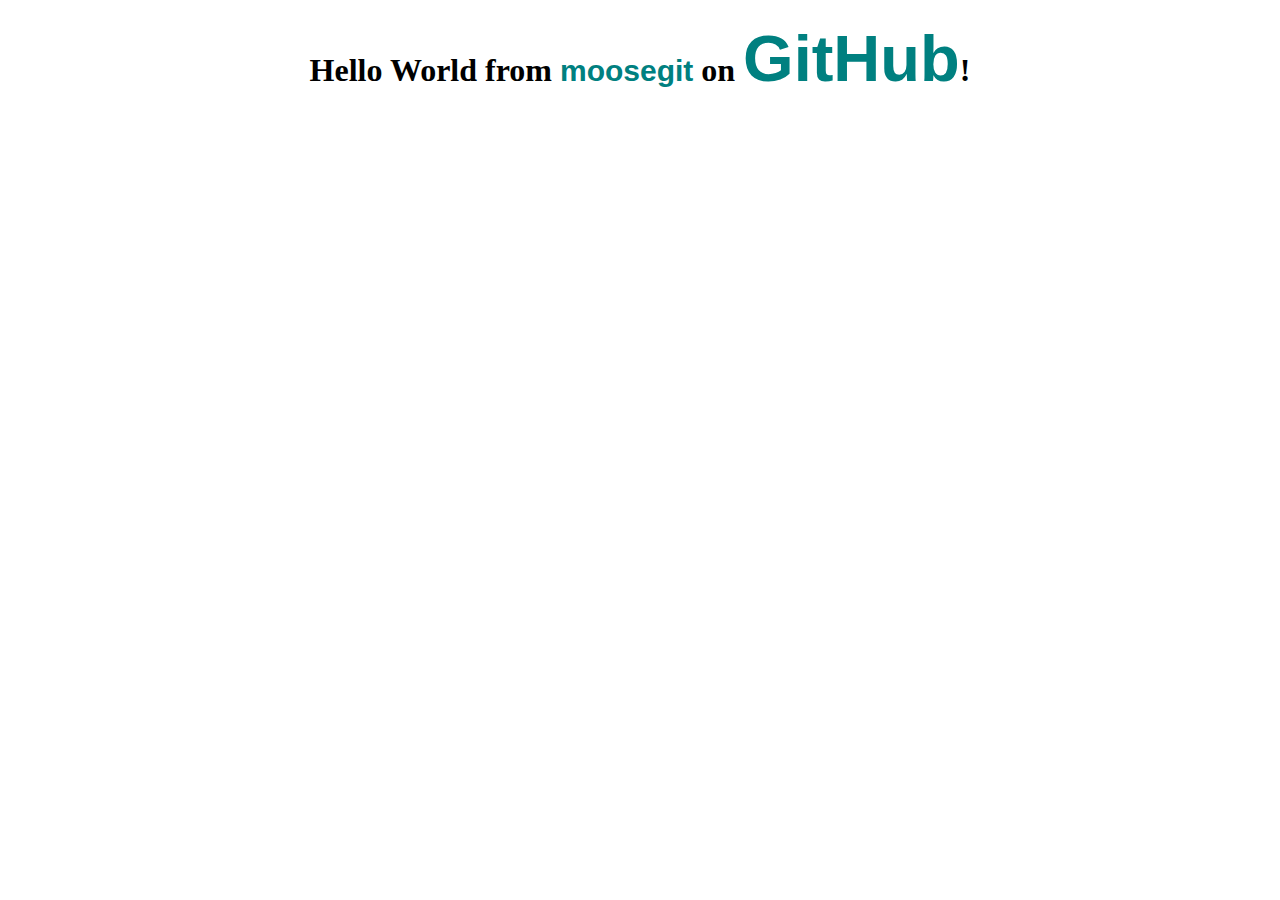
<file: index.html>
<!DOCTYPE html>
<html>
  <head>
    <meta charset="utf-8">
    <link href="./resources/css/style.css" type="text/css" rel="stylesheet">
    <title>Hello World</title>
  </head>
  <body>
    <div class="header">
      <h1>Hello World from <span class="moosegit">moosegit</span> on <span class="github">GitHub</span>!</h1>
    </div>
  </body>
</html>
</file>
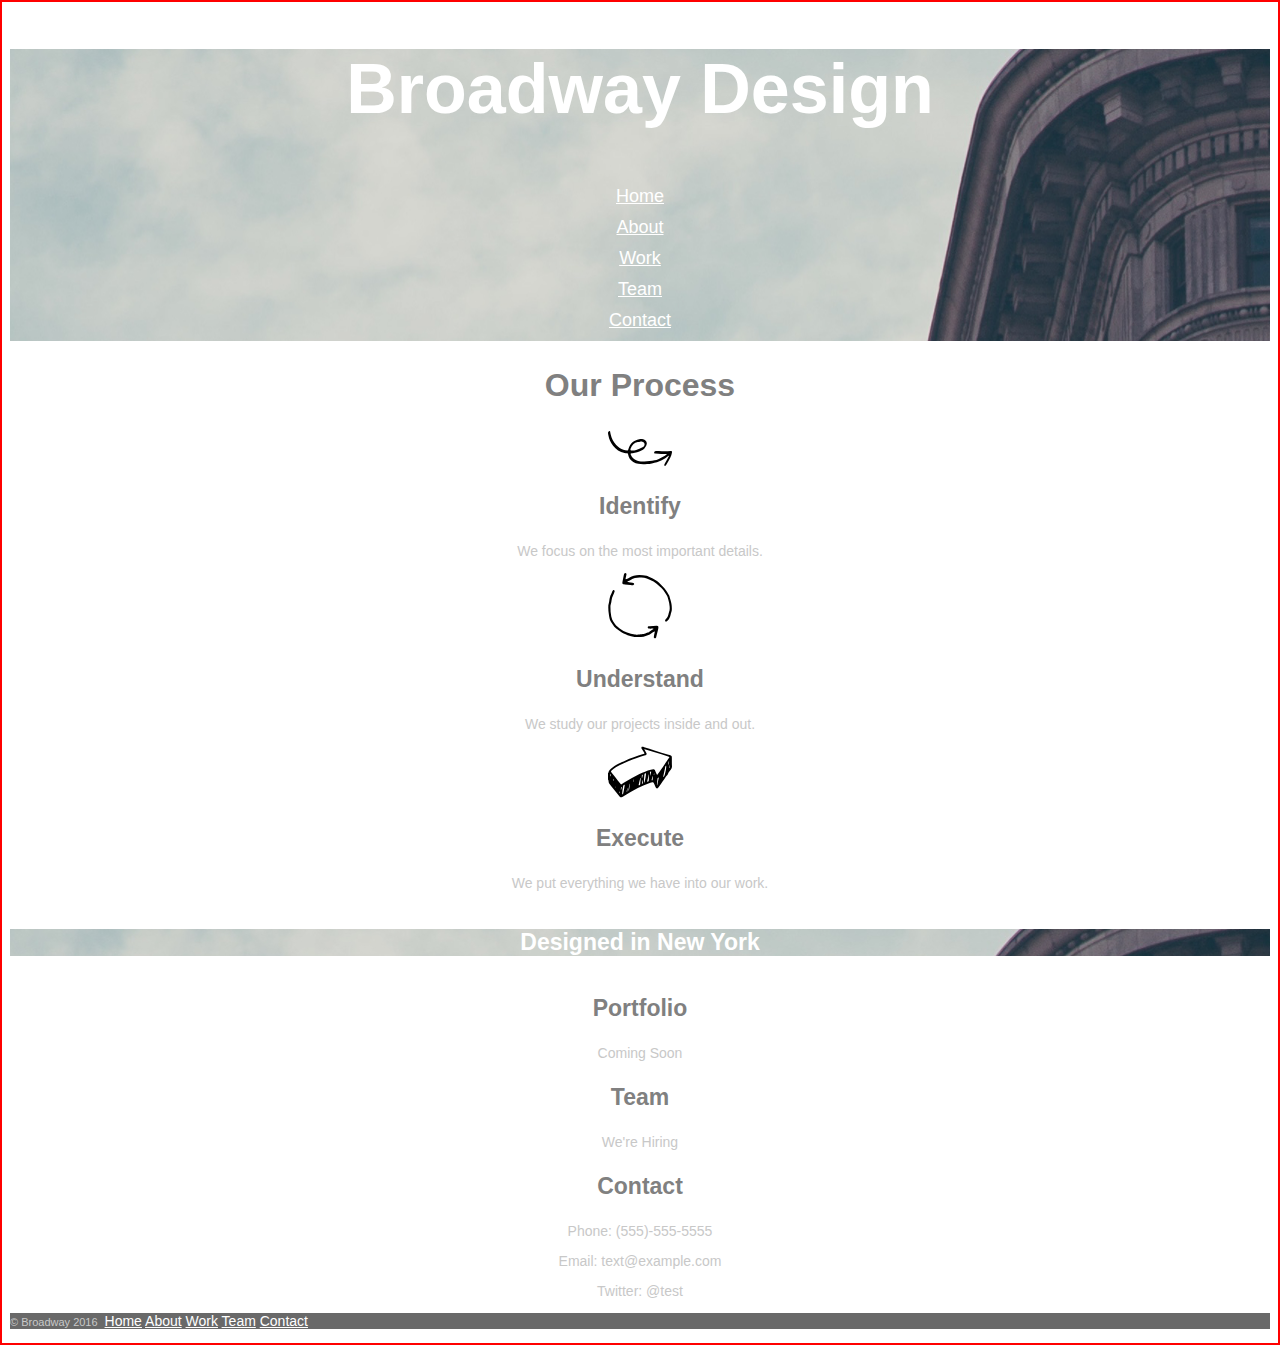
<file: Broadway/index.html>
<!DOCTYPE html>
<html>
  <!-- Broadway Design - index.html -->
  <head>
    <link href="./resources/css/style.css" type="text/css" rel="stylesheet">
    <meta charset="utf-8">
    <style type="text/css"> .nobull { list-style-type: none; } </style>
    <title>Broadway Design</title>
  </head>
  <body>
    <!--Page heading-->
    <div id="top-header">
      <h1 class="h1-background">Broadway Design</h1>
        <ul class="nobull">
          <li><a href="#index.html">Home</a></li>
          <li><a href="#index.html">About</a></li>
          <li><a href="#index.html">Work</a></li>
          <li><a href="#index.html">Team</a></li>
          <li><a href="#index.html">Contact</a></li>
        </ul>
    </div>

    <!--Center page content-->
    <h2>Our Process</h2>
      <img src="./resources/images/identify.svg">
    <h3>Identify</h3>
      <p>We focus on the most important details.</p>
      <img src="./resources/images/understand.svg">
    <h3>Understand</h3>
      <p>We study our projects inside and out.</p>
      <img src="./resources/images/execute.svg">
    <h3>Execute</h3>
      <p>We put everything we have into our work.</p>

    <!--Bottom section content-->
    <div id="bottom-header">
      <h5 class="h5-background">Designed in New York</h5>
    </div>
      <h3>Portfolio</h3>
        <p>Coming Soon</p>
      <h3>Team</h3>
        <p>We're Hiring</p>
      <h3>Contact</h3>
        <p>Phone: (555)-555-5555</p>
        <p>Email: text&#64;example.com</p>
        <p>Twitter: &#64;test</p>

    <!--Footer content-->
    <div id="footer">
      <nav class="footer-list">
        <p><span class="copyright">&copy;&nbsp;Broadway 2016&nbsp;</span>
          <a href="#index.html">Home</a>
          <a href="#index.html">About</a>
          <a href="#index.html">Work</a>
          <a href="#index.html">Team</a>
          <a href="#index.html">Contact</a>
        </p>
      </nav>
    </div>

  </body>
</html>
</file>
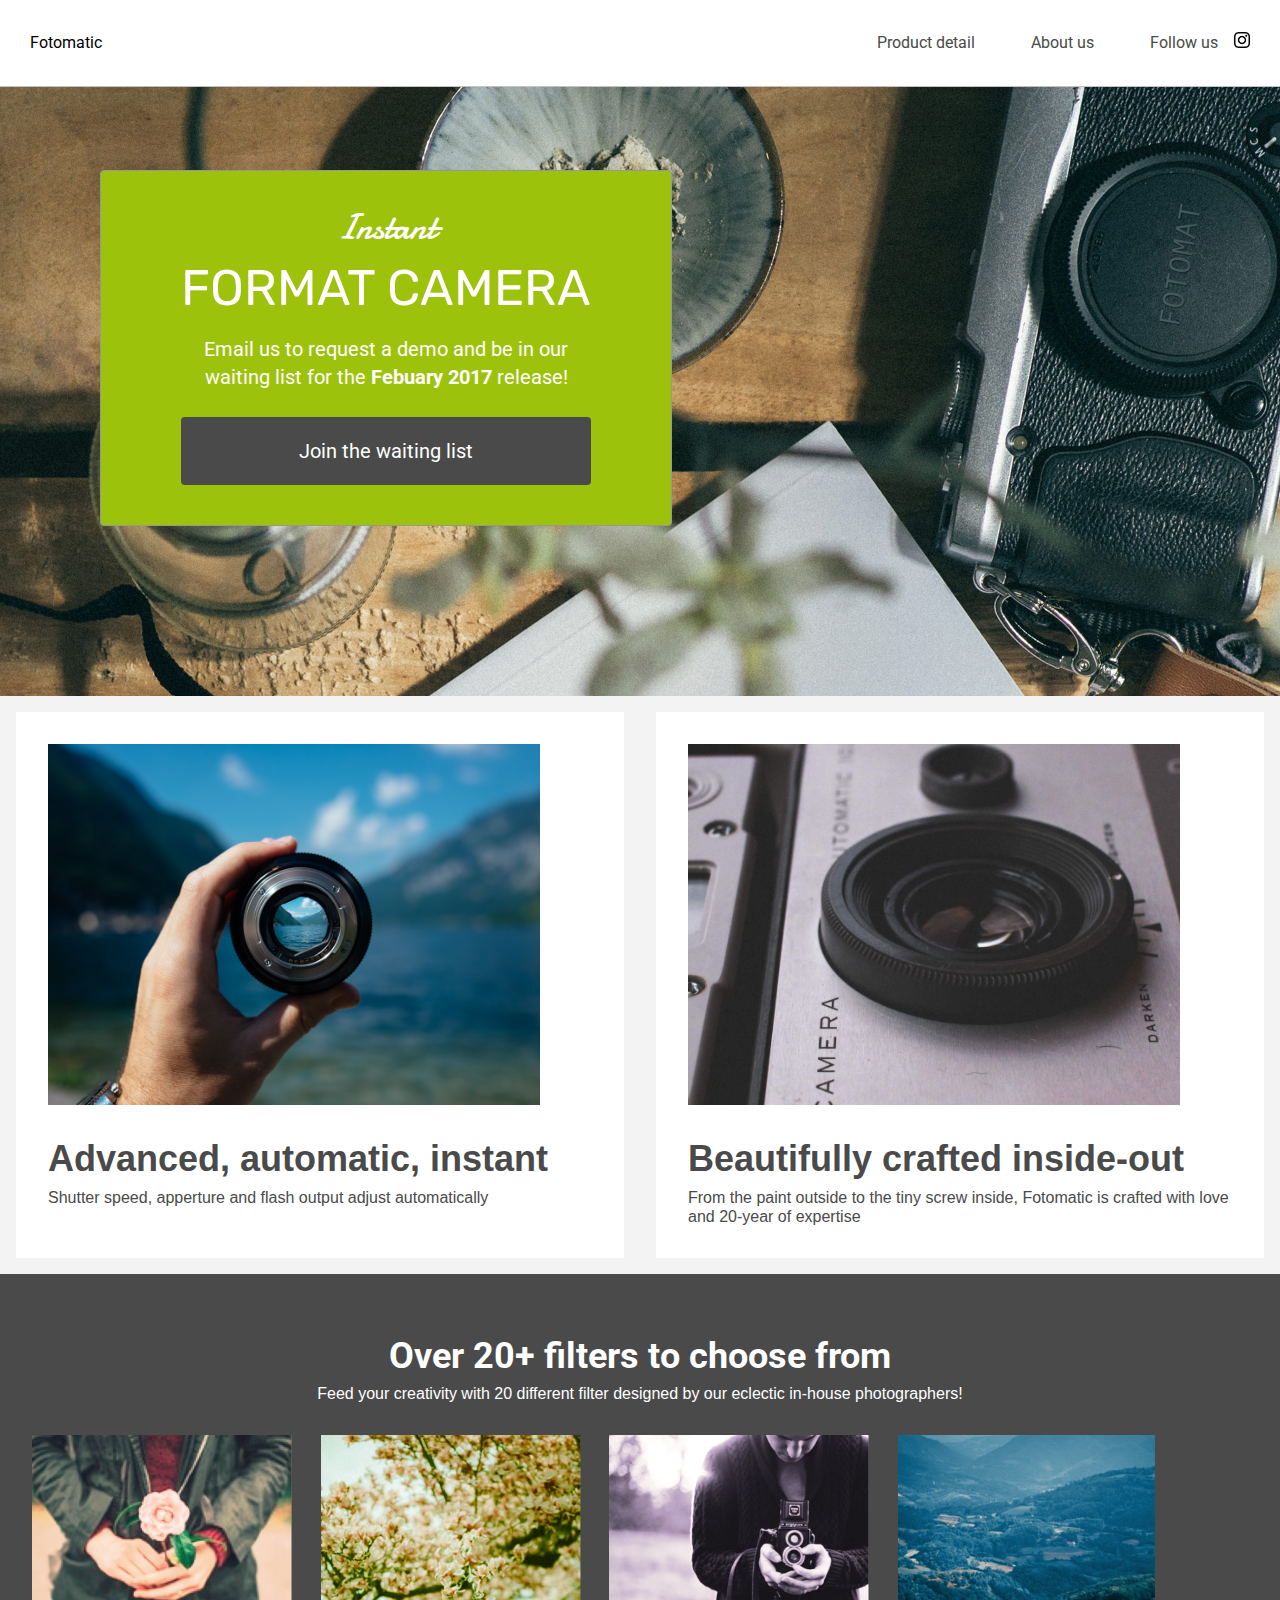
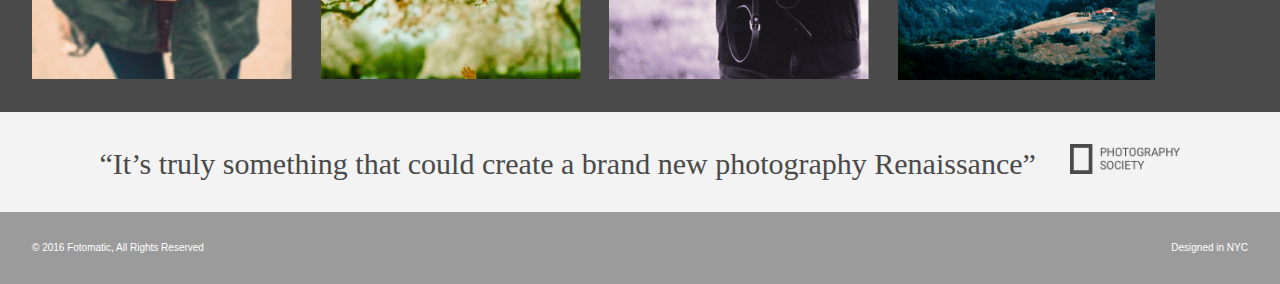
<file: Fotomatic/index.html>
<!DOCTYPE html>
<html><!--Fotomatic, index.html-->
  <head>
    <link href="https://fonts.googleapis.com/css?family=Damion" rel="stylesheet">
    <link href="https://fonts.googleapis.com/css?family=Rubik" rel="stylesheet">
    <link href="https://fonts.googleapis.com/css?family=Roboto:300,400,600,700" rel="stylesheet">
    <link href="./resources/css/reset.css" rel="stylesheet" type="text/css">
    <link href="./resources/css/style.css" rel="stylesheet" type="text/css">
  </head>
  <title>Fotomatic</title>
<body>
  <!-- Header -->
  <header class="header">
    <div class="content">
      <a href="index.html" class="desktop logo">Fotomatic</a>
      <nav class="desktop">
        <ul>
          <li><a href="#">Product detail</a></li>
          <li><a href="#">About us</a></li>
          <li><a href="https://www.instagram.com/" target="_blank">Follow us <img class="icon" src="./resources/images/instagram.png"></a></li>
        </ul>
      </nav>
      <nav class="mobile">
        <ul>
          <li><a href="#"><img src="./resources/images/ic-logo.svg" alt="ic-logo"></a></li>
          <li><a href="#"><img src="./resources/images/ic-product-detail.svg" alt="ic-product-detail"></a></li>
          <li><a href="#"><img src="./resources/images/ic-about-us.svg" alt="ic-about-us"></a></li>
          <li><a href="#" class="button">Join us</a></li>
        </ul>
      </nav>
    </div>
  </header>

  <!-- Main Content -->
  <div class="main-content">

    <!-- Sign Up Section -->
    <div id="sign-up-section" class="banner">
      <div id="sign-up-cta">
        <div class="content center">
            <div class="header">
              <h2 class="cursive">Instant</h2>
              <h1 class="striking">FORMAT CAMERA</h1>
            </div>
            <div class="email">
              <span>
                Email us to request a demo and be in our waiting list for the <strong>Febuary 2017</strong> release!
              </span>
              <div class="button">Join the waiting list</div>
            </div>
        </div>
      </div>
    </div>

  <!-- Features Section -->
  <div id="features-section">
    <div class="feature">
      <div class="center">
        <div class="image-container">
          <img src="./resources/images/feature-1.png">
        </div>
        <div class="content">
          <h2>Advanced, automatic, instant</h2>
          <h3>Shutter speed, apperture and flash output adjust automatically</h3>
        </div>
      </div>
    </div>
    <div class="feature">
      <div class="center">
        <div class="image-container">
          <img src="./resources/images/feature-2.png">
        </div>
        <div class="content">
          <h2>Beautifully crafted inside-out</h2>
          <h3>From the paint outside to the tiny screw inside, Fotomatic is crafted with love and 20-year of expertise</h3>
        </div>
      </div>
    </div>
  </div>

  <!-- Filters Section -->
  <div id="filters-section">
    <div class="content center">
      <h2>Over 20+ filters to choose from</h2>
      <h3>Feed your creativity with 20 different filter designed by our eclectic in-house photographers!</h3>
    </div>

    <div class="images-container">
      <div class="image-container filter">
        <img src="./resources/images/filter-1.png">
      </div>
      <div class="image-container filter">
        <img src="./resources/images/filter-2.png">
      </div>
      <div class="image-container filter">
        <img src="./resources/images/filter-3.png">
      </div>
      <div class="image-container extra">
        <img src="./resources/images/filter-4.png">
      </div>
    </div><!--images-container-->

  </div>

  <!-- Quotes Section -->
  <div id="quotes-section">
    <div class="content center">
      <span class="quote">“It’s truly something that could create a brand new photography Renaissance”</span>
      <img class="quote-citation" src="./resources/images/photography-logo.png">
    </div>
  </div>

  <!-- Footer -->
  <footer>
    <div class="content">
      <span class="copyright">© 2016  Fotomatic, All Rights Reserved</span>
      <span class="location">Designed in NYC</span>
    </div>
  </footer>

  </div><!-- Main Content -->
</body>
</html>
</file>
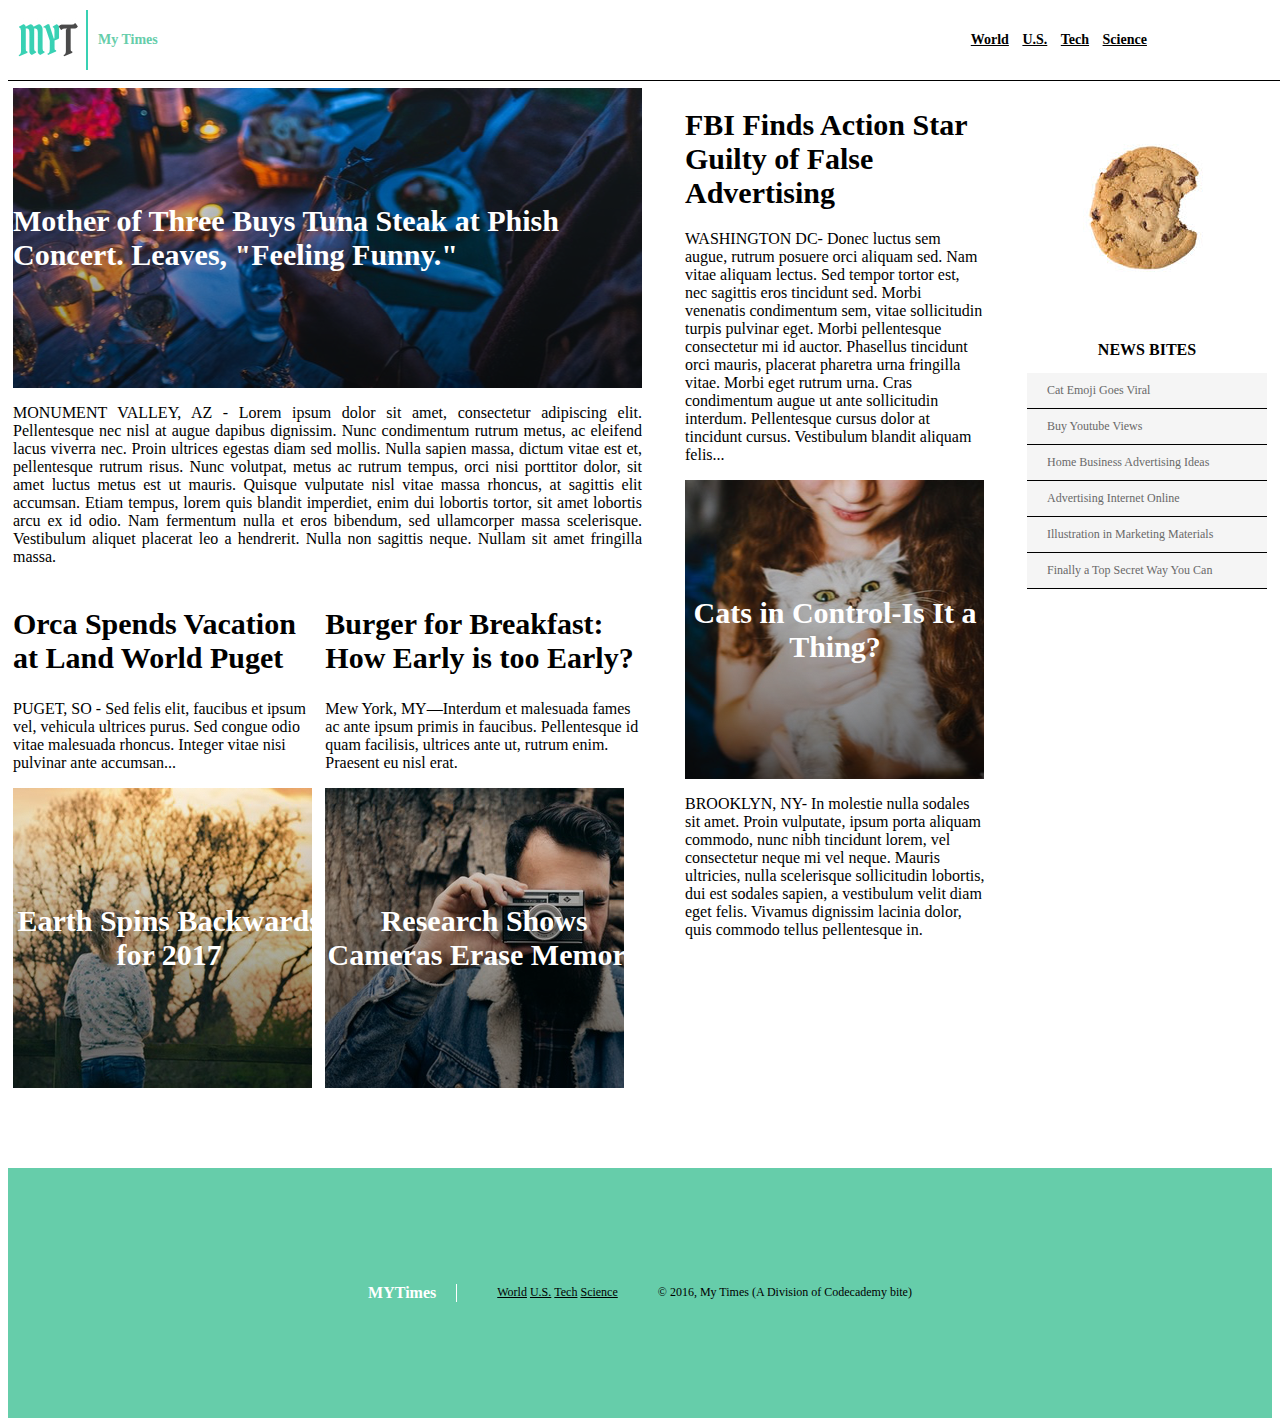
<file: MyTimes/index.html>
<!doctype html> <!--My Times Project-->
<html>
<head>
  <meta charset="utf-8">
  <title>My Times</title>
  <link href="./resources/css/style.css" rel="stylesheet" type='text/css'>
</head>
<body>
  <!--Header Section-->
  <div class="header">
    <div id="logo">
    <img src="./images/img-myt-logo.jpg" alt="My Times logo">
    <p id="mytimes">My Times</p>
  </div>
    <ul>
      <li><span><a href="#world">World</a></span></li>
      <li><span><a href="#us">U.S.</a></span></li>
      <li><span><a href="#tech">Tech</a></span></li>
      <li><span><a href="#science">Science</a></span></li>
    </ul>
  </div>


  <div class="container">
    <div class="large">

      <div class="top">
        <div id="main-story">
          <h1 id='mother'>Mother of Three Buys Tuna Steak at Phish Concert. Leaves, "Feeling Funny."</h1>
        </div>
          <p id="monument">MONUMENT VALLEY, AZ - Lorem ipsum dolor sit amet, consectetur adipiscing elit. Pellentesque nec nisl at augue dapibus dignissim. Nunc condimentum rutrum metus, ac eleifend lacus viverra nec. Proin ultrices egestas diam sed mollis. Nulla sapien massa, dictum vitae est et, pellentesque rutrum risus. Nunc volutpat, metus ac rutrum tempus, orci nisi porttitor dolor, sit amet luctus metus est ut mauris. Quisque vulputate nisl vitae massa rhoncus, at sagittis elit accumsan. Etiam tempus, lorem quis blandit imperdiet, enim dui lobortis tortor, sit amet lobortis arcu ex id odio. Nam fermentum nulla et eros bibendum, sed ullamcorper massa scelerisque. Vestibulum aliquet placerat leo a hendrerit. Nulla non sagittis neque. Nullam sit amet fringilla massa.</p>
      </div> <!--top-->


      <div class="bottom">

        <div class="left">
          <h2 id="orca">Orca Spends Vacation at Land World Puget</h2>
          <p>PUGET, SO - Sed felis elit, faucibus et ipsum vel, vehicula ultrices purus. Sed congue odio vitae malesuada rhoncus. Integer vitae nisi pulvinar ante accumsan...</p>
          <div id="fall">
            <h3>Earth Spins Backwards for 2017</h3>
          </div>
        </div> <!--left-->

        <div class="right">
          <h2 id="burger">Burger for Breakfast: How Early is too Early?</h2>
          <p>Mew York, MY—Interdum et malesuada fames ac ante ipsum primis in faucibus. Pellentesque id quam facilisis, ultrices ante ut, rutrum enim. Praesent eu nisl erat.</p>
          <div id="camera">
            <h3>Research Shows Cameras Erase Memory</h3>
          </div>
        </div> <!--right-->
     </div> <!--bottom-->
   </div><!--large-->



      <div class="medium">
        <div id="fbi">
          <h1>FBI Finds Action Star Guilty of False Advertising</h1>
          <p>WASHINGTON DC- Donec luctus sem augue, rutrum posuere orci aliquam sed. Nam vitae aliquam lectus. Sed tempor tortor est, nec sagittis eros tincidunt sed. Morbi venenatis condimentum sem, vitae sollicitudin turpis pulvinar eget. Morbi pellentesque consectetur mi id auctor. Phasellus tincidunt orci mauris, placerat pharetra urna fringilla vitae. Morbi eget rutrum urna. Cras condimentum augue ut ante sollicitudin interdum. Pellentesque cursus dolor at tincidunt cursus. Vestibulum blandit aliquam felis...</p>
        </div>
        <div class="cats">
          <h3>Cats in Control-Is It a Thing?</h3>
        </div>
          <p>BROOKLYN, NY- In molestie nulla sodales sit amet. Proin vulputate, ipsum porta aliquam commodo, nunc nibh tincidunt lorem, vel consectetur neque mi vel neque. Mauris ultricies, nulla scelerisque sollicitudin lobortis, dui est sodales sapien, a vestibulum velit diam eget felis. Vivamus dignissim lacinia dolor, quis commodo tellus pellentesque in.</p>
      </div> <!--medium-->


    <div class="small">
      <img src="images/img-news-bite.png" alt="News Bites">
      <h2 id="newsbites">NEWS BITES</h2>
      <div class="biteslist">
        <p>Cat Emoji Goes Viral</p>
        <p>Buy Youtube Views</p>
        <p>Home Business Advertising Ideas</p>
        <p>Advertising Internet Online</p>
        <p>Illustration in Marketing Materials</p>
        <p>Finally a Top Secret Way You Can</p>
      </div>
    </div> <!--small-->

</div><!--container-->

  <!--Footer Section-->
    <div class="footer">
      <p id="title">MYTimes</p>
      <ul class="navigation2">
        <li><span><a href="#world">World</a></span></li>
        <li><span><a href="#us">U.S.</a></span></li>
        <li><span><a href="#tech">Tech</a></span></li>
        <li><span><a href="#science">Science</a></span></li>
      </ul>

    <div class="copy">
      <ul>
        <li>&copy 2016, My Times (A Division of Codecademy bite)</li>
      </ul>
    </div>
  </div>
</body>
</html>
</file>
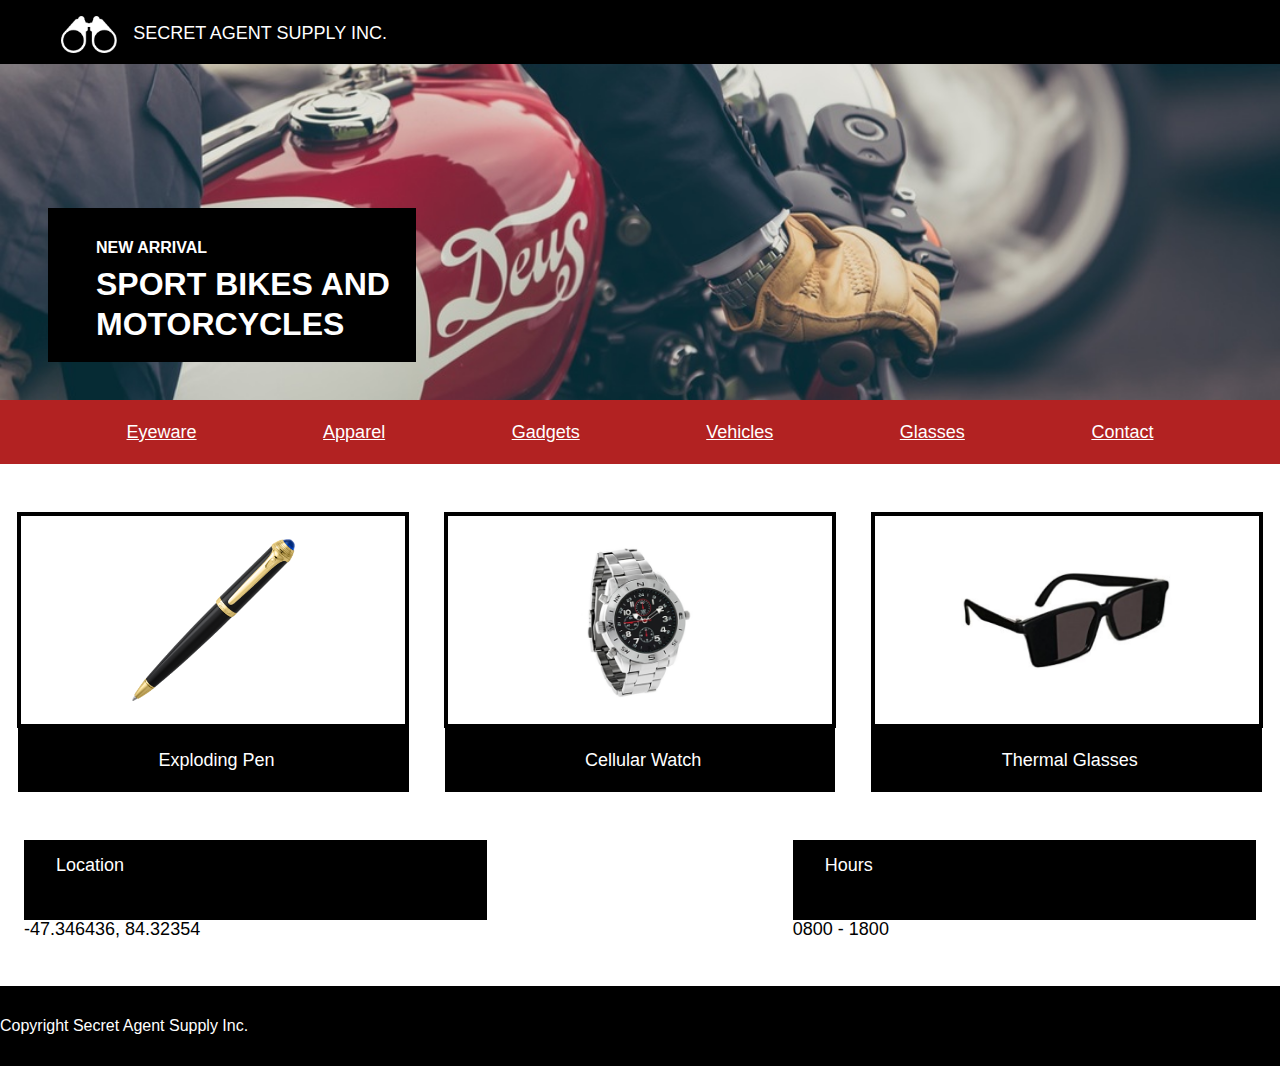
<file: SecretAgentSupply/index.html>
<!DOCTYPE html>
<html>
  <head>
    <meta charset="utf-8">
    <link href="./resources/css/reset.css" rel="stylesheet" type="text/css">
    <link href="./resources/css/style.css" rel="stylesheet" type="text/css">
    <title>Secret Agent Supply</title>
  </head>
  <body>

      <div class="header">
        <div class="logo">
          <img src="./resources/images/logo.png" alt="Logo">
        </div>
        <div class="heading">
          <h6>SECRET AGENT SUPPLY INC.</h6>
        </div>
      </div><!--header-->

    <div class="top-container">

      <div class="top-background">
        <div class="headline">
          <h6>NEW ARRIVAL</h6>
          <div class="headline2">
            <h6>SPORT BIKES AND MOTORCYCLES</h6>
          </div>
        </div>

        <nav class="menu-desktop">
          <span><a href="#eyeware">Eyeware</a></span>
          <span><a href="#apparel">Apparel</a></span>
          <span><a href="#gadgets">Gadgets</a></span>
          <span><a href="#vehicles">Vehicles</a></span>
          <span><a href="#glasses">Glasses</a></span>
          <span><a href="#contact">Contact</a></span>
        </nav>

        <nav class="menu-tablet">
          <a href="#Menu">Menu</a>
        </nav>
      </div><!--top-background-->

    </div><!--top-container-->


      <!--Store Products, Images-->

      <div class="container">
        <div class="store">
          <div class="product pen">
            <img src="./resources/images/pen.png" width="163" height="162" alt="Exploding Pen">
          </div>
          <div class="product watch">
            <img src="./resources/images/watch.png" width="163" height="162" lt="Cellular Watch">
          </div>
          <div class="product glasses">
            <img src="./resources/images/glasses.png" width="213" height="100" alt="Thermal Glasses">
          </div>
        </div><!--store-->

            <div class="labels">
              <div class="label l-pen">
                <span>Exploding Pen</span>
              </div>
              <div class="label l-watch">
                <span>Cellular Watch</span>
              </div>
              <div class="label l-glasses">
                <span>Thermal Glasses</span>
              </div>
            </div><!--labels-->

        <div class="store-info container">

          <div class="location">
            <h4>Location</h4>
          </div>
          <div class="hour">
            <h4>Hours</h4>
          </div>

          <div class="value1">
            <p>-47.346436, 84.32354</p>
          </div>
          <div class="value2">
            <p>0800 - 1800</p>
          </div>

        </div><!--store-info-->
      </div><!--container-->

        <footer>
          <div class="footer">
            <h5>Copyright Secret Agent Supply Inc.</h5>
          </div>
        </footer>


  </body>
</html>
</file>
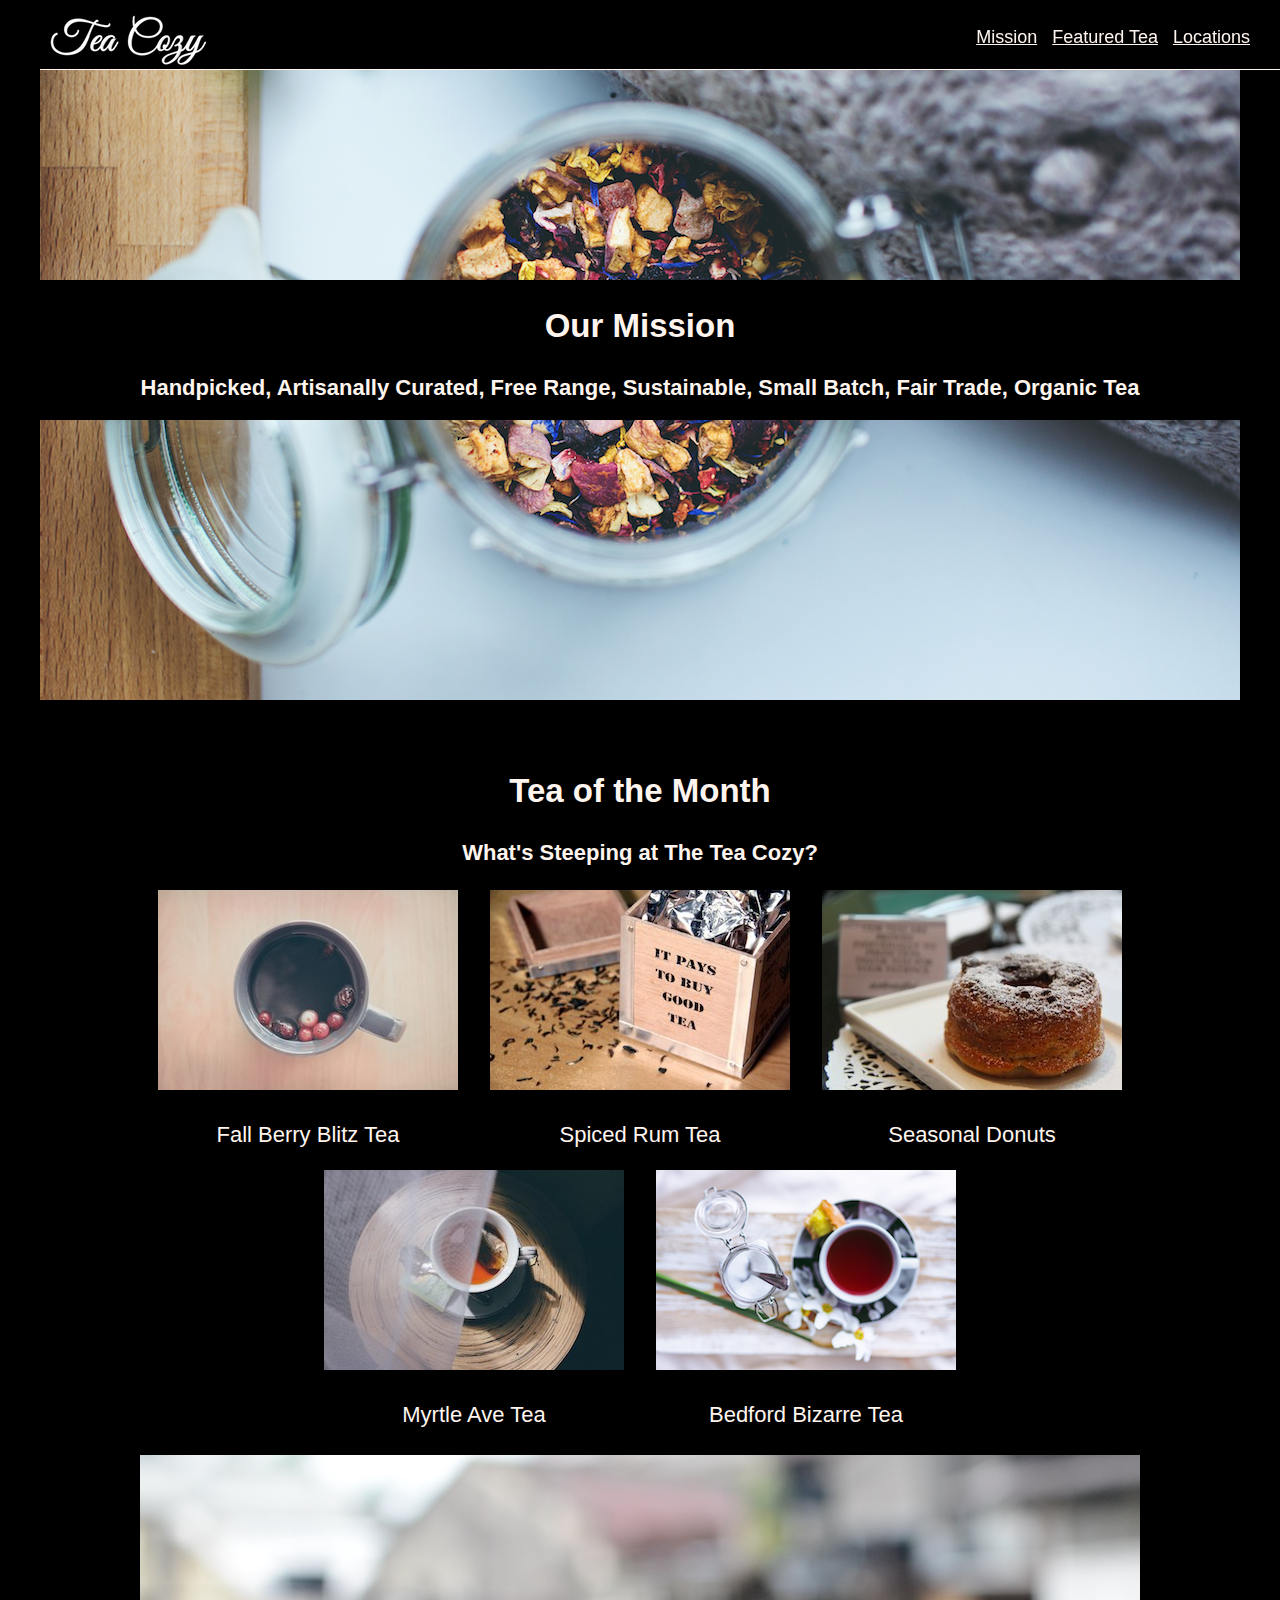
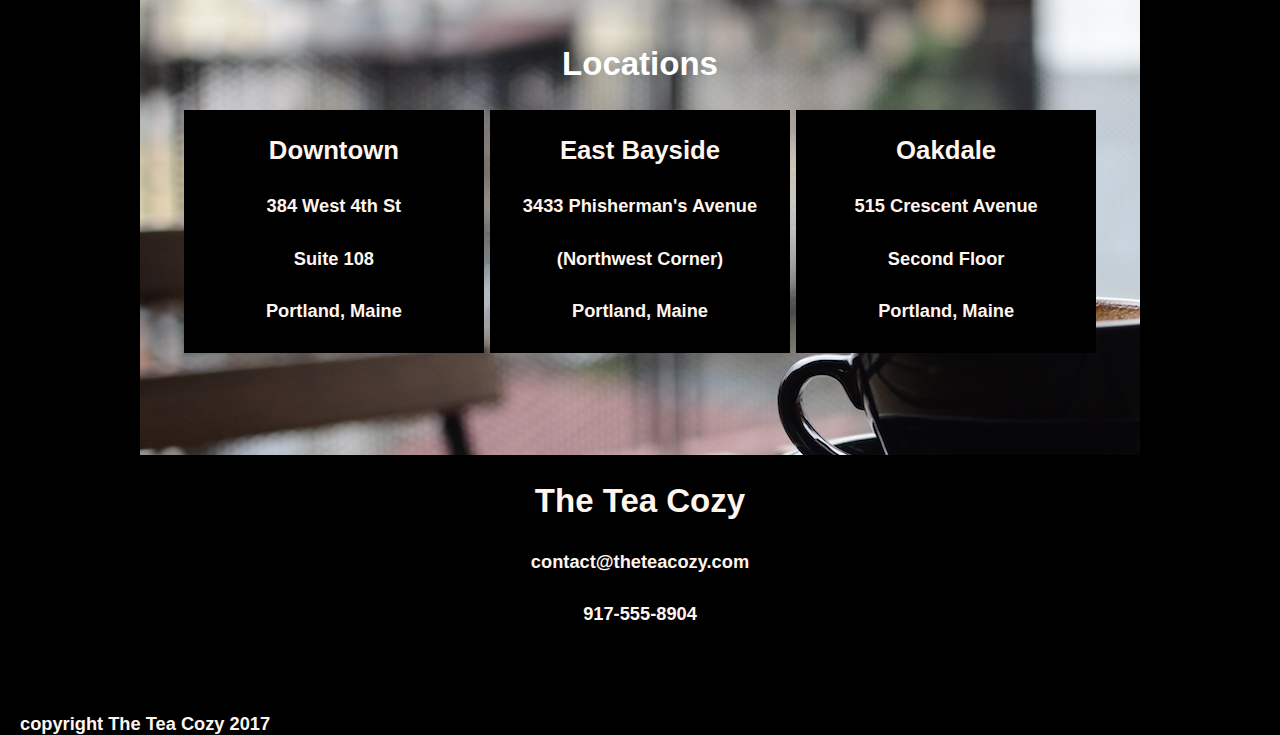
<file: TeaCozy/index.html>
<!DOCTYPE html>
<html><!--Tea Cozy-->
  <head>
    <link href="./resources/css/style.css" type="text/css" rel="stylesheet">
    <meta charset="utf-8">
    <title>Tea Cozy</title>
  </head>
  <body>

      <!--Header Section-->
      <div class="header">
  	     <div class="teacozy">
           <img src="./resources/images/img-tea-cozy-logo.png" alt="Tea Cozy">
           <div class="menu">
             <span><a href="#mission">Mission</a></span>&nbsp;&nbsp;&nbsp;
             <span><a href="#store">Featured Tea</a></span>&nbsp;&nbsp;&nbsp;
             <span><a href="#locations">Locations</a></span>
           </div>
        </div>
      </div>

      <!--Top Section-->
      <div id="mission">
        <div class="our-mission">
          <h2>Our Mission</h2>
          <h4>Handpicked, Artisanally Curated, Free Range, Sustainable, Small Batch, Fair Trade, Organic Tea</h4>
        </div>
      </div><!--mission-->

      <!--Middle Section-->
      <div id="store">
          <h2>Tea of the Month</h2>
          <h4>What's Steeping at The Tea Cozy?</h4>
        <div class="tea">
          <div class="current-product">
            <img src="./resources/images/img-berryblitz.jpg" alt="Fall Berry Blitz Tea">
            <p class="lable">Fall Berry Blitz Tea</p>
          </div>
          <div class="current-product">
            <img src="./resources/images/img-spiced-rum.jpg" alt="Spiced Rum Tea">
            <p class="lable">Spiced Rum Tea</p>
          </div>
          <div class="current-product">
            <img src="./resources/images/img-donut.jpg" alt="Seasonal Donuts">
            <p class="lable">Seasonal Donuts</p>
          </div>
          <div class="current-product">
            <img src="./resources/images/img-myrtle-ave.jpg" alt="Myrtle Ave Tea">
            <p class="lable">Myrtle Ave Tea</p>
          </div>
          <div class="current-product">
            <img src="./resources/images/img-bedford-bizarre.jpg" alt="Bedford Bizarre Tea">
            <p class="lable">Bedford Bizarre Tea</p>
          </div>
        </div><!--tea-->
      </div><!--store-->

      <!--Bottom Section-->

        <div id="locations">
          <div class="container">

            <div class="sites">
              <div id="header2">
                <h2>Locations</h2>
              </div>

              <div class="site">
                <h3>Downtown</h3>
                  <h5>384 West 4th St</h5>
                  <h5>Suite 108</h5>
                  <h5>Portland, Maine</h5>
              </div>

              <div class="site">
                <h3>East Bayside</h3>
                  <h5>3433 Phisherman's Avenue</h5>
                  <h5>(Northwest Corner)</h5>
                  <h5>Portland, Maine</h5>
              </div>

              <div class="site">
                <h3>Oakdale</h3>
                  <h5>515 Crescent Avenue</h5>
                  <h5>Second Floor</h5>
                  <h5>Portland, Maine</h5>
              </div>

            </div><!--sites-->
          </div><!--container-->
        </div><!--locations-->


        <!--Footer Section-->

        <div class="footer">
          <h2>The Tea Cozy</h2>
          <h5>contact@theteacozy.com</h5>
          <h5>917-555-8904</h5>
        </div>

        <div class="copyright">
          <h5>copyright The Tea Cozy 2017</h5>
        </div>

<!--<div class="tea-header">-->
<!--</div>-->

  </body>
</html>
</file>
<file: resources/css/style.css>
/* moosegit.github.io (style.css) */
h1{
  font-style: normal;
  text-align: center;
}

.moosegit {
  font-family: Helvetica;
  font-size: 30px;
  color: teal;
}

.github {
  font-family: Helvetica;
  font-size: 65px;
  color: teal;
}
</file>
<file: Broadway/resources/css/style.css>
/* Broadway Design -- style.css */
/* HTML list of sectional selectors:
/* div: #top-header, bottom-header, footer */
/* class: h1-background, nobull, h5-background, footer-list, copyright */

html{
  border: 2px solid red;
  margin: auto;
}

body {
  font-family: Helvetica, sans-serif;
  text-align: center;
  color: gray;
}

h2 {
  font-size: 32px;
}

h3 {
  font-size: 23px;
}

p {
  font-size: 14px;
  color: #c8c8c8;
}

a:link, a:visited, a:active{
  color: white;
}

ul, li, .nobull {
  font-size: 18px;
  padding: 5px 20px;
}

#top-header,
.h1-background {
  background: url('../images/the-flatiron-building.png') no-repeat;
  font-size: 70px;
  text-align: center;
  color: white;
}

#bottom-header,
.h5-background {
  background: url('../images/the-flatiron-building.png') no-repeat;
  font-size: 23px;
  text-align: center;
  color: white;
}

.copyright {
  font-size: 11px;
}

#footer {
  background-color: dimgray;
  text-align: left;
  color: white;
}
</file>
<file: Fotomatic/resources/css/style.css>
/* Universal Styles (Footmatic, syle.css) */

html {
  font-family: "Roboto", sans-serif;
  font-size: 16px;
}

.main-content {
  top: 5.3125rem; /* To offset for fixed header. */
}

.center {
  text-align: center;
}

.button {
  border-radius: 4px;
  background-color: #4a4a4a;
  color: white;
}

/* Features Section */

.image-container img {
  display: block;
  padding: 32px 32px;
  width: 90%;
}

.center .content h2 {
  font-size: 36px;
  color: #4A4A4A;
  font-family: "Roboto-Bold", sans-serif;
  line-height: 1.2;
}

@media only screen and (max-width: 760px) {
  .main-content {
    top: 2.5625rem;
  }
}

/* Header */

header {
  position: fixed;
  width: 100%;
  border-bottom: solid 1px #c6c1c1;
  background-color: white;
}

header .content {
  display: flex;
  align-items: center;
  padding: 1.875rem;
}

header .logo {
  flex: 1;
}

header nav ul {
  display: flex;
}

nav li {
  padding-left: 3.5rem;
}

nav a {
  vertical-align: bottom;
  line-height: 1.6;
  font-size: 1rem;
  color: #4a4a4a;
}

header .icon {
  width: 1rem;
  padding-left: .75rem;
}

header .mobile {
  display: none;
}


@media only screen and (max-width: 760px) {
  header .desktop {
    display: none;
  }

  header .mobile {
    display: block;
    width: 100%;
  }

  header .content {
    padding: .5rem 0;
  }

  header .mobile ul {
    display: flex;
    justify-content: space-around;
    align-items: center;
    width: 100%;
  }

  header .mobile li {
    padding: 0;
  }

  header .mobile .button {
    padding: .1875rem .5rem;
    background-color: #9dc20b;
    line-height: 1.6;
    color: white;
  }

}

/* Sign Up Section */

#sign-up-section {
  display: flex;
  justify-content: flex-start;
  align-items: flex-start;
  height: 43.5rem;
  width: 100%;
  background: url("../images/banner-landingpage.jpg") no-repeat;
  background-size: cover;
}

#sign-up-cta {
  padding: 0 5rem 2.5rem 5rem;
  border: solid 1px #979797;
  border-radius: 4px;
  background-color: #9dc20b;
  margin: 170px 0 170px 100px;
}

#sign-up-cta .content {
  width: 25.625rem;
  margin-top: 2rem;
  font-family: "Roboto", sans-serif;
  font-size: 1.25rem;
  line-height: 1.4;
  color: white;
}

#sign-up-cta h1 {
  font-size: 3.125rem;
}

#sign-up-cta h2 {
  font-size: 2.25rem;
}

#sign-up-cta span strong {
  font-weight: bold;
}

#sign-up-cta .cursive {
  font-family: "Damion", cursive;
}

#sign-up-cta .striking {
  font-family: "Rubik", sans-serif;
  padding-bottom: .75rem;
}

#sign-up-cta .button {
  margin-top: 1.625rem;
  padding: 1.25rem 7.25rem;
}

@media only screen and (max-width: 760px) {
  #sign-up-section {
    align-items: center;
    justify-content: center;
    height: 28rem;
  }

  #sign-up-cta {
    position: static;
    width: auto;
    height: auto;
    background-color: transparent;
    border: none;
    margin-left: 0;
  }

  #sign-up-cta .content {
    margin-top: 0;
  }

  #sign-up-cta .email {
    display: none;
  }

  #sign-up-cta h1 {
    font-size: 3.125rem;
  }

  #sign-up-cta h2 {
    font-size: 2.25rem;
  }
}

@media only screen and (max-width: 450px) {
  #sign-up-section {
    height: 20rem;
  }

  #sign-up-cta h1 {
    font-size: 2.25rem;
  }

  #sign-up-cta h2 {
    font-size: 2rem;
  }
}

/* Features Section */

#features-section {
  display: flex;
  background-color: #f3f3f3;
}

.feature {
  flex: 1;
  flex-direction: row;
  margin: 1rem;
  background-color: white;
}

.feature .image-container {
  width: 90%;
}

.filter-images  {
  display: inline-flex

}

.feature h2 {
  font-family: "Roboto", sans-serif;
  font-size: 36px;
  font-weight: bold;
  text-align: left;
  color: #4a4a4a;
  padding-bottom: 0.5rem;
  padding-left: 32px;
  padding-right: 32px;
}

.feature h3 {
  font-family: "Roboto-Light", sans-serif;
  font-size: 16px;
  font-weight: lighter;
  line-height: 1.2;
  text-align: left;
  color: #4a4a4a;
  padding-bottom: 2rem;
  padding-left: 32px;
  padding-right: 32px;
}

@media only screen and (max-width: 890px) {
  .feature h2 {
    font-size: 1.125rem;
    line-height: 1.3;
    font-weight: normal;
  }

  .feature h3 {
    font-size: .875rem;
    line-height: 1.4;
  }
}

@media only screen and (max-width: 760px) {
  #features-section {
    flex-flow: column;
    padding: 0;
  }

  .feature {
    padding: 1.25rem 1rem 1rem 1rem;
  }
}

/* Filters Section */

#filters-section {
  padding: 0;
  margin: 0;
  padding-top: 64px;
  background-color: #4a4a4a;
}

#filters-section .content {
  justify-content: center;
  align-items: center;
}

#filters-section .content h2 {
  font-size: 36px;
  font-weight: bold;
  color: white;
}


#filters-section .content h3 {
  font-family: "Roboto-Light", sans-serif;
  font-size: 16px;
  font-weight: lighter;
  line-height: 1.2;
  color: white;
  padding-top: 10px;
}

#filters-section .images-container {
  display: flex;
  max-width: 90%;
}

@media only screen and (max-width: 760px) {

  #filters-section .content h2 {
    padding-bottom: .625rem;
    font-size: 1.125rem;
    line-height: 1.3;
    font-weight: bold;
  }

  #filters-section .content h3 {
    font-size: .875rem;
    line-height: 1.4;
    text-align: center;
  }

  #filters-section .images-container {
    padding: 0;
    margin: 0;
  }

  #filters-section .extra {
    display: none;
  }
}

/* Quotes Section */

#quotes-section {
  display: flex;
  justify-content: center;
  align-items: center;
  background-color: #f3f3f3;
}

#quotes-section .content {
  padding: 2rem 0;

}

#quotes-section .quote {
  font-family: "Palatino-Italic", serif;
  font-size: 30px;
  line-height: 1.1;
  color: #4a4a4a;

}

#quotes-section .quote-citation {
  height: 30px;
  padding-left: 30px;
}

@media only screen and (max-width: 760px) {
  #quotes-section .content {
    padding: 1.875rem .625rem;
  }

  #quotes-section .quote {
    font-size: 24px;
    line-height: 1.4;
  }

  #quotes-section .quote-citation {
    display: block;
    padding-top: 1rem;
    margin: auto;
  }
}

/* Footer */

footer {
  background-color: #9b9b9b;
  padding: 31px 32px;
}

footer .content {
  color: white;
  display: flex;
  font-size: 12px;
  font-family: "Roboto-Regular", sans-serif;
}

footer .copyright {
  flex-grow: 1;
}

@media only screen and (min-width: 760px) {
  footer .content {
    font-size: 10px;
  }
}
</file>
<file: MyTimes/resources/css/style.css>
/* My Times - style.css */

.header {
  display: flex;
  font-family: Verdana;
  font-size: 14px;
  font-weight: bold;
  border-bottom: 1px solid black;
  align-items: center;
  position: fixed;
  width: 100%;
  height: 80px;
  background-color: white;
  top: 0;
}

#logo {
  display: inline-flex;
  align-items: center;
  margin-right: 60%;
  padding-left: 10px;
}

.header p {
  color: MediumAquamarine;
  margin-left: 10px;
}

.header li {
  display: inline-flex;
  justify-content: space-around;
  padding: 5px 5px
}

.header a {
  color: black;
}

.container {
  display: flex;
  justify-content: space-between;
  padding: 80px 5px;
}

.large {
  display: inline-flex;
  width: 630px;
  flex-direction: column;
}

.bottom {
  display: inline-flex;
}

#mother, h1 {
  color: white;
  font-family: Georgia;
  font-weight: bold;
  font-size: 30px;
  color: white;
}

h3 {
  font-family: Georgia;
  font-weight: bold;
  font-size: 30px;
  color: white;
  text-align: center;
}

#orca, #burger {
  font-size: 30px;
  color: black;
}

.medium {
  display: inline-flex;
  width: 300px;
  flex-direction: column;
  justify-content: flex-start;
}

.cats {
  background: url('../../images/img-story-1.png') no-repeat;
  height: 299px;
  width: auto;
  display: flex;
  flex-direction: column;
  justify-content: center;
}

#catstxt, h2 {
  font-size: 20px;
  color: white;
}

.small{
  display: inline-flex;
  width: 240px;
  flex-direction: column;
}

#main-story {
  background: url('../../images/img-story-main.png') no-repeat;
  height: 300px;
  display: flex;
  align-items: center;
}

#fall {
  background: url('../../images/img-story-2.png') no-repeat;
  height: 300px;
  width: auto;
  display: flex;
  justify-content: center;
  align-items: center;
}

#camera {
  background: url('../../images/img-story-3.png') no-repeat;
  height: 300px;
  width: auto;
  display: flex;
  justify-content: center;
  align-items: center;
}

#small {
  height: 300px;
  width: auto;
  display: flex;
  justify-content: center;
}

#monument{
  display: inline-flex;
  flex-direction: column;
  text-align: justify;
  width: 629px;
}

#fbi, h1{
  width: auto;
  color: black;
}

#newsbites {
  font-size: 16px;
  font-weight: bold;
  justify-content: flex-end;
  text-align: center;
  color: black;
}

.biteslist p {
  border-bottom: 1px solid black;
  background-color: WhiteSmoke;
  font-family: Verdana;
  font-size: 12px;
  color: DimGray;
  padding: 10px 20px;
  margin: 0px;
  flex-wrap: wrap;
}

a:link, a:visited, a:active{
  color: black; */
}

a:hover {
  color: Silver;
}


/*Footer Section*/
.footer {
  display: inline-flex;
  flex-direction: row;
  justify-content: center;
  background-color: MediumAquamarine;
  margin: auto;
  font-family: Verdana;
  font-size: 12px;
  align-items: center;
  width: 100%;
  padding-top: 100px;
  padding-bottom: 100px;
  flex-wrap: wrap;
}

.footer li {
  display: inline-flex;
  justify-content: space-around;
  width: auto;
}

.footer a {
  color: black;
}

#title {
  font-family: Georgia;
  font-size: 16px;
  font-weight: bold;
  color: white;
  padding-right: 20px;
  border-right: 1px solid white;
}
</file>
<file: SecretAgentSupply/resources/css/style.css>
/* Secret Agent Supply - style.css */

html body {
  height: 100%;
  width:100%;
  font-family: Helvetica, sans-serif;
  font-size: 1.125rem;
}

.container{

}

/* Header Section */

.header {
  display: flex;
  width: auto;
  height: 4rem;
  background-color: black;
}

.logo {
  display: flex;
  height: 2.32rem;
  margin-left: 3.8rem;
  margin-top: 1rem;
}

.heading {
  display: flex;
  margin-top: 1.5rem;
  margin-bottom: 0.66rem;
  margin-left: 1rem;
  color: white;
}

.top-background {
  background: url("../images/moto.jpeg") no-repeat;
  background-size: cover;
  background-position: center;
  display: flex-block;
  height: 25rem;
}

.headline {
  display: flex;
  flex-wrap: wrap;
  background-color: black;
  color: white;
  width: 20rem;
  height: 10%;
  padding-top: 2rem;
  padding-bottom: 2rem;
  padding-left: 3rem;
  margin-left: 3rem;
  margin-top: 9rem;
  position: absolute;
  font-size: 1rem;
  font-weight: bold;
}

.headline2 {
  display: flex;
  font-size: 2rem;
  line-height: 2.5rem;
  margin-top: 0.5rem;
  font-weight: bold;
}

/* Nav Menu */

.menu-desktop {
  display: inline-flex;
  justify-content: space-evenly;
  align-items: center;
  margin-top: 21rem;
  background-color: firebrick;
  height: 4rem;
  width: 100%;
  color: white;
}

/* Hide ".menu-tablet" when scree > 1024px */
.menu-tablet {
  display: none;
}

a:hover {
  background-color: Pink;
}

a:link, a:visited, a:active {
  color: white;
}

/* Store Products, Images */

.store {
  display: flex;
  flex-direction: row;
  justify-content: space-around;
  background-color: white;
  top: 0;
}

.product {
  display: flex;
  justify-content: center;
  align-items: flex-start;
  align-items: center;
  vertical-align: middle;
  height: 9rem;
  width: 30%;
  border: solid black 4px;
  margin-top: 3rem;
  padding: 2rem 0;
}

.labels {
  display: flex;
  flex-direction: row;
  justify-content: space-around;
}

.label  {
  display: flex;
  text-align: center;
  align-items: center;
  justify-content: center;
  background-color: black;
  color: white;
  height: 2rem;
  width: 30%;
  padding-top: 1rem;
  padding-bottom: 1rem;
  padding-left: 0.4rem

}

/* Store Location Data */

.store-info {
  display: flex;
  justify-content: space-between;
  flex-wrap: wrap;
  height: auto;
  margin: 3rem 1.5rem;
}

.location, .hour {
  justify-content: center;
  background-color: black;
  padding-top: 1rem;
  padding-bottom: 1rem;
  padding-left: 2rem;
  height: 3rem;
  width: 35%;
  color: white;
}

.value1, .value2 {
  justify-content: center;
  background-color: white;
  width: 35%;
  color: black;
}

.value2 {
  margin-right: 2rem;
}

/* Footer Section */

.footer {
  display: flex;
  height: 5rem;
  margin-top: 3rem;
  background-color: black;
  color: white;
  width: 100%;
  font-size: 1rem;
  text-align: left;
  align-items: center;
}



/* =================================== */
/* Media - Screen formatting - Tablet */

@media only screen and (max-width: 1024px) {

/* Header Section */

  .logo {
    display: flex;
    height: 2.32rem;
    margin-left: 0;
    margin-top: 1rem;
  }

  .menu-tablet {
    display: inline-flex;
    justify-content: space-evenly;
    align-items: center;
    margin-top: 21rem;
    background-color: firebrick;
    height: 4rem;
    width: 100%;
    color: white;
  }

  .menu-desktop  {
    display: none;
  }

  .container {
    margin: 0;
    padding: 0;
  }

  /* Store Products, Images */

  .product {
    display: flex;
    justify-content: center;
    vertical-align: middle;
    width: 47%;
    border: solid black 4px;
    margin-top: 3rem;
    padding: 2rem 0;
  }

  .label  {
    display: flex;
    text-align: center;
    align-items: center;
    justify-content: center;
    background-color: black;
    color: white;
    height: 2rem;
    width: 47%;
    padding-top: 1rem;
    padding-bottom: 1rem;
  }

  .product.glasses {
    display: none;
  }

  .label.l-glasses {
    display: none;
  }

/* Store Location Data */

  .store-info {
    display: flex;
    flex-direction: row;
    justify-content: space-between;
    flex-wrap: wrap;
    height: auto;
    margin-top: 3rem;
  }

  .location, .hour {
    justify-content: center;
    background-color: black;
    padding-top: 1rem;
    padding-bottom: 1rem;
    padding-left: 2rem;
    height: 2rem;
    width: 35%;
    color: white;
  }

  .value1, .value2 {
    width: 35%;
    color: black;
  }




}

/* =================================== */
/* Media - Screen formatting - Phone */

@media only screen and (max-width: 470px) {

  html body {
    height: auto;
    width: 100%;
  }

/* Header Section */

  .heading {
    display: flex;
    color: white;
  }

  .top-background {
    height: 15rem;
  }

  .headline {
    display: flex;
    flex-wrap: wrap;
    width: auto;
    height: 2rem;
    margin-left: -1rem;
    margin-top: 9rem;
    font-size: 0.77rem;
    font-weight: bold;
  }

  .headline2 {
    font-weight: bold;
    font-size: 1rem;
    margin-left: -5.5rem;
  }

/* Nav Menu Section */

  .menu-tablet {
    display: inline-flex;
    justify-content: center;
    margin-top: 15rem;
    background-color: firebrick;
    height: 4rem;
    width: 100%;
    color: white;
    top: 0;
  }

  .menu-desktop  {
    display: none;
  }

  .product.watch {
    display: none;
  }

  .label.l-watch {
    display: none;
  }

/* Store Products, Images */

  .product.pen {
    display: inline-flex;
    justify-content: center;
    vertical-align: middle;
    width: 90%;
    border: solid black 4px;
    margin-top: 7rem;
    padding: 2rem 0;
  }

  .label.l-pen  {
    display: inline-flex;
    flex-flow: wrap;
    background-color: black;
    color: white;
    height: 2rem;
    width: 90%;
    padding-top: 1rem;
    padding-bottom: 1rem;
  }

/* Store Location Data */

.store-info {
  display: flex;
  flex-direction: column;
  align-items: center;
  height: auto;
  margin: 3rem 1.5rem;
}

.location{
  order: 0;
  background-color: black;
  padding-top: 1rem;
  padding-bottom: 1rem;
  padding-left: 2rem;
  height: 3rem;
  width: 90%;
  color: white;
}

.hour {
  order: 2;
  background-color: black;
  padding-top: 1rem;
  padding-bottom: 1rem;
  padding-left: 2rem;
  height: 3rem;
  width: 90%;
  color: white;
}

.value1{
  order: 1;
  justify-content: center;
  background-color: white;
  width: 90%;
  color: black;
  margin-bottom: 0.5rem;
}

.value2 {
  order: 3;
  justify-content: center;
  background-color: white;
  width: 90%;
  color: black;
}

/* Footer Section */

  .footer{
    display: flex;
    flex-direction: row;
    justify-content: center;
    text-align: center;
    background-color: black;
    color: white;
    height: 5rem;
    width: 100%;

  }

}
</file>
<file: TeaCozy/resources/css/style.css>
/* Tea Cozy - style.css */

html, body {
  height: 100%;
  width:100%
  font-family: Helvetica, sans-serif;
  font-size: 22px;
  color: seashell;
  background-color: black;
  text-align: center;
}

body {
  height: 100%;
  margin: 0;
}

/* Header Section */

.teacozy {
  height: 50px;
  display: inline-flex;
  position: fixed;
  padding-top: 15px;
  padding-left: 10px;
}

.header {
  font-family: Helvetica, sans-serif;
  height: 69px;
  width: 100%;
  display: inline-flex;
  position: fixed;
  background: black;
  border-bottom: 1px solid seashell;
}

.menu {
  display: flex;
  justify-content: center;
  align-items: center;
  position: fixed;
  right: 0;
  padding-right: 30px;
  padding-top: 12px;
  font-size: 18px;
}

a:hover {
  background-color: DarkGray;
}

a:link, a:visited, a:active {
  color: seashell;
}

/* Top Section (Mission)*/

#mission {
  background: url('../images/img-mission-background.jpg') no-repeat;
  background-position: center;
  background-size: cover;
  display: inline-flex;
  align-content: center;
  align-items: center;
  height: 700px;
  width: 1200px;
  /*opacity: 0.9;*/

}

.our-mission {
  font-family: Helvetica, sans-serif;
  background-color: black;
  height: 80px;
  width: 1200px;
  padding-bottom: 60px;
  align-content: center;
}

/* Middle Section (Tea of the Month) */

#store {
  display: flex-block;
  flex-direction: row;
  flex-wrap: wrap;
  align-content: center;
  font-family: Helvetica, sans-serif;
  padding-top: 45px;
}

.tea {
  display: inline-flex;
  flex-wrap: wrap;
  justify-content: center;
  align-content: center;
}

.current-product {
  display: inline-flex;
  flex-wrap: wrap;
  justify-content: center;
  align-content: center;
  font-family: Helvetica, sans-serif;
  height: 200px;
  width: 300px;
  margin: 40px 16px;
  /*opacity: 0.9;*/
}

.lable {
  display: inline-flex;
  flex-wrap: wrap;
  justify-content: center;
  align-content: center;
  font-family: Helvetica, sans-serif;
  padding: 10px 10px;
}

/* Bottom Section (Locations) */

.container {
  display: inline-flex;
  font-family: Helvetica, sans-serif;
}

.sites {
  background: url('../images/img-locations-background.jpg') no-repeat;
  height: 600px;
  width: 1000px;
  display: flex-block;
  flex-direction: row;
  align-content: center;
  align-items: center;
  font-family: Helvetica, sans-serif;
  /*opacity: 0.9;*/
}

#header2 {
  align-self: baseline;
  font-family: Helvetica, sans-serif;
  padding-top: 60px;
  color: white;
}

.site {
  display: inline-block;
  flex-direction: row;
  font-family: Helvetica, sans-serif;
  height: auto;
  width: 300px;
  opacity: 1;
  margin 40px;
  background-color: black;

}

/* Footer */

.footer {
  font-family: Helvetica, sans-serif;
  height: 200px;
}

.copyright {
  font-family: Helvetica, sans-serif;
  text-align: left;
  padding-left: 20px;
}
</file>
